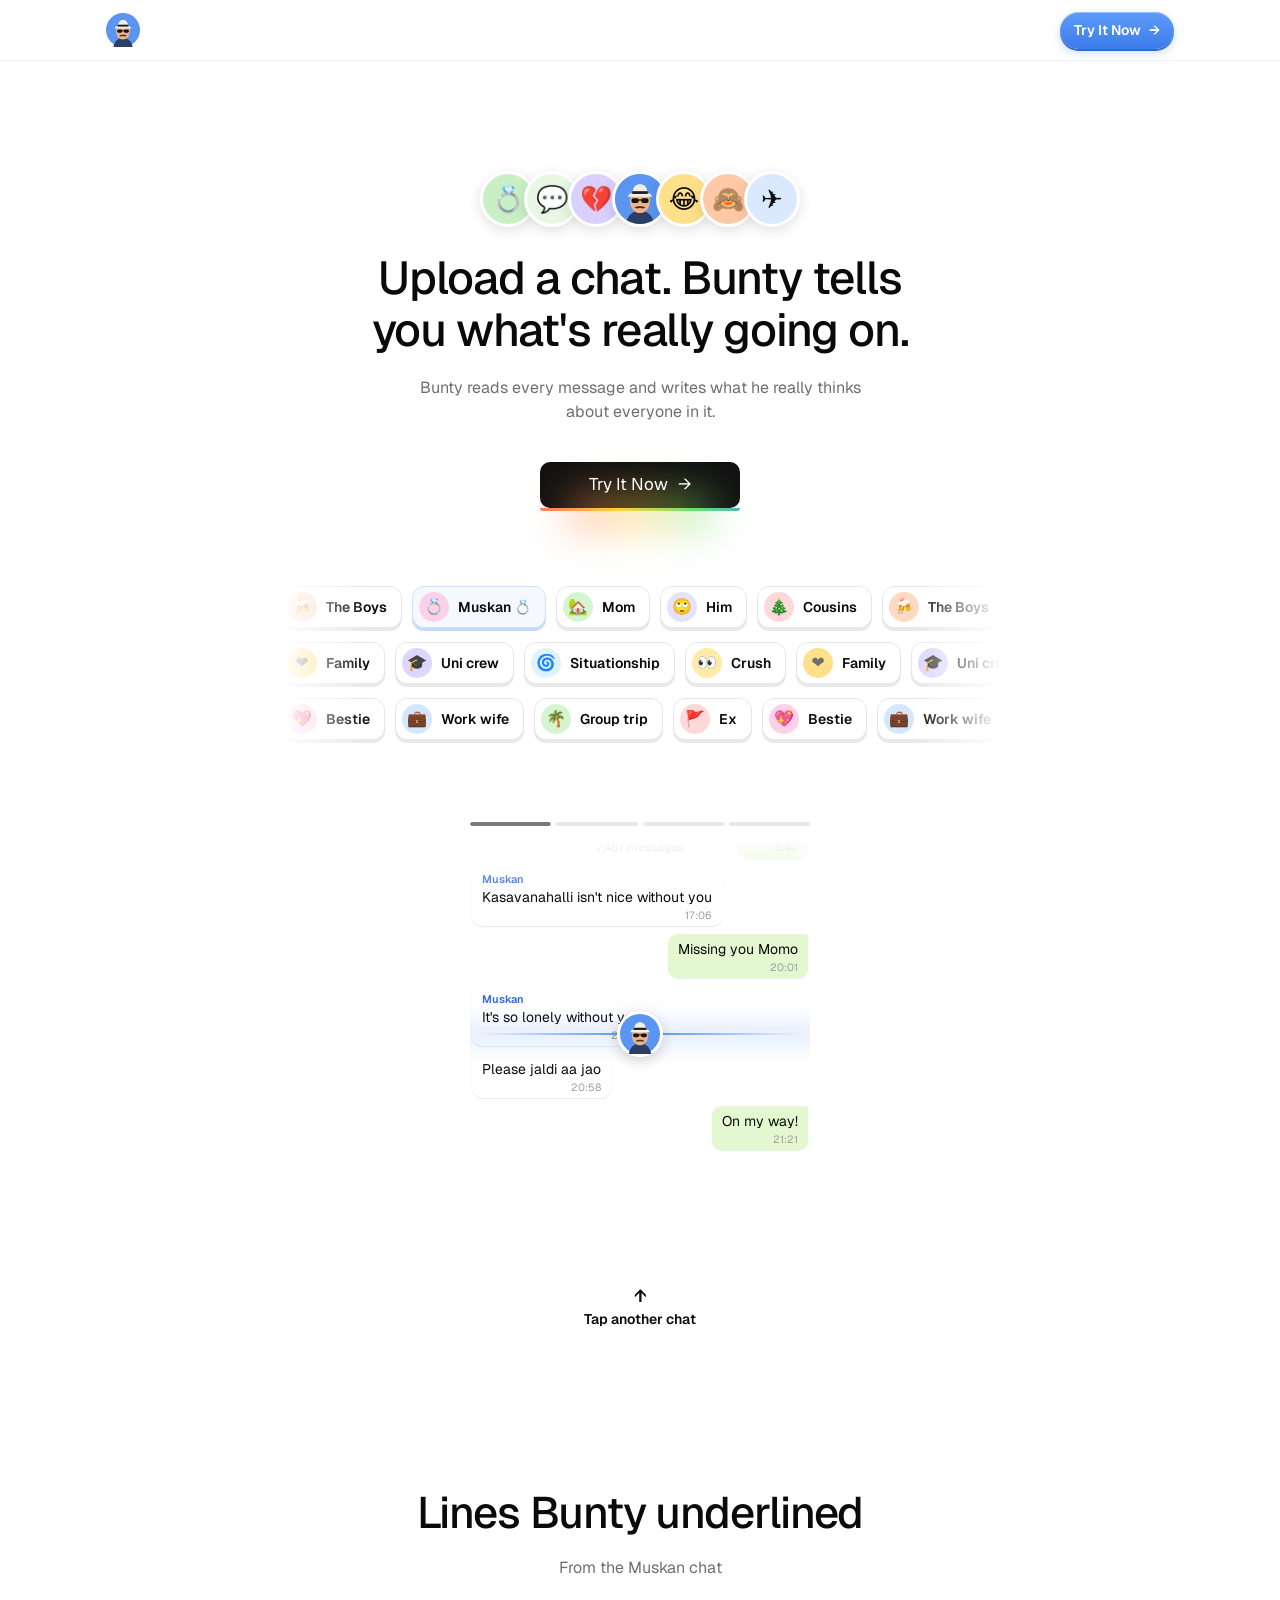
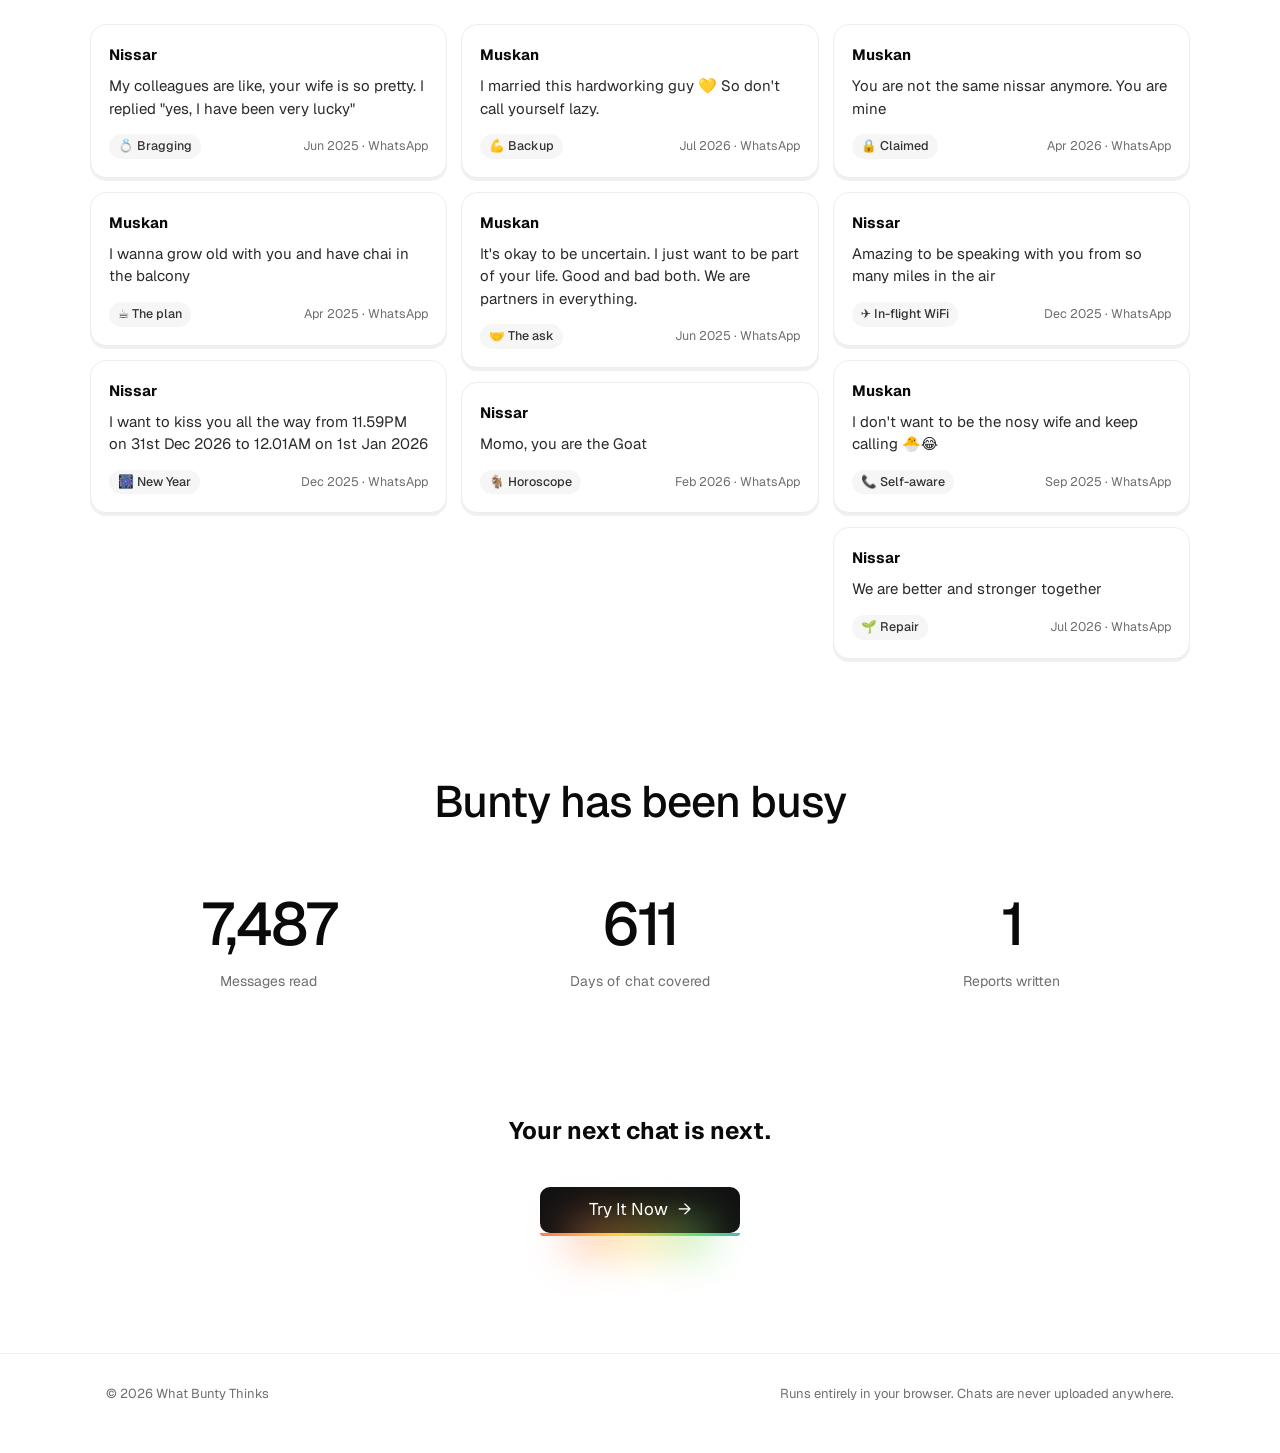
<file: docs/index.html>
<!doctype html>
<html lang="en">
<head>
<meta charset="utf-8">
<meta name="viewport" content="width=device-width, initial-scale=1">
<meta name="robots" content="noindex, nofollow">
<title>What Bunty Thinks</title>
<link rel="preconnect" href="https://fonts.googleapis.com">
<link rel="preconnect" href="https://fonts.gstatic.com" crossorigin>
<link href="https://fonts.googleapis.com/css2?family=EB+Garamond:wght@400;500&family=Geist:wght@400;500;600&display=swap" rel="stylesheet">
<style>:root {
  --bg: #fff; --ink: #0a0a0a; --muted: #6f6f6f; --faint: #a3a3a3; --line: #ececec; --soft: #f6f6f6;
  --blue: #4a8cf5; --blue-d: #2f6bd6; --bubble-me: #e3f8d0; --bubble-them: #fff; --name: #2f6bd6;
  --serif: 'EB Garamond', Georgia, serif; --sans: 'Geist', ui-sans-serif, system-ui, -apple-system, sans-serif;
  color-scheme: light;
}
* { box-sizing: border-box; margin: 0; padding: 0; }
html { scroll-behavior: smooth; }
body { background: var(--bg); color: var(--ink); font: 16px/1.5 var(--sans); -webkit-font-smoothing: antialiased; overflow-x: hidden; }
button { font: inherit; cursor: pointer; border: 0; background: none; color: inherit; }
a { color: inherit; text-decoration: none; }
.wrap { max-width: 1100px; margin: 0 auto; padding: 0 16px; }

/* Nav */
.nav { position: sticky; top: 0; z-index: 40; background: rgba(255,255,255,.92); backdrop-filter: blur(10px); border-bottom: 1px solid #f1f1f1; }
.nav .wrap { display: flex; align-items: center; justify-content: space-between; height: 60px; }
.logo { width: 34px; height: 34px; border-radius: 50%; display: block; }
.pill { display: inline-flex; align-items: center; gap: 8px; padding: 8px 14px; border-radius: 999px; color: #fff; font-weight: 600; font-size: 14px;
  background: linear-gradient(#5d9bfa, #3d7ce9); box-shadow: inset 0 1px 0 rgba(255,255,255,.35), 0 2px 0 var(--blue-d), 0 4px 10px rgba(61,124,233,.25); transition: transform .12s; }
.pill:active { transform: translateY(1px); box-shadow: inset 0 1px 0 rgba(255,255,255,.35), 0 1px 0 var(--blue-d); }

/* Hero */
.hero { text-align: center; padding: 110px 16px 40px; }
.cluster { display: flex; justify-content: center; margin-bottom: 26px; }
.cluster span { width: 56px; height: 56px; border-radius: 50%; margin: 0 -6px; display: grid; place-items: center; font-size: 26px;
  border: 3px solid #fff; box-shadow: 0 4px 14px rgba(0,0,0,.12); animation: bob 4s ease-in-out infinite; }
.cluster span:nth-child(2n) { animation-delay: -2s; }
.cluster svg { width: 100%; height: 100%; border-radius: 50%; }
@keyframes bob { 50% { transform: translateY(-4px); } }
h1.hl { font-size: clamp(32px, 5.4vw, 46px); font-weight: 500; letter-spacing: -.025em; line-height: 1.12; max-width: 560px; margin: 0 auto; }
.sub { color: var(--muted); max-width: 470px; margin: 20px auto 0; font-size: 16px; }
.cta { position: relative; display: inline-flex; align-items: center; justify-content: center; gap: 10px; width: 200px; height: 46px; margin-top: 38px;
  background: #111; color: #fff; border-radius: 10px; font-size: 17px; isolation: isolate; transition: transform .15s; }
.cta::after { content: ''; position: absolute; left: 0; right: 0; bottom: -3px; height: 3px; border-radius: 0 0 10px 10px; z-index: -1;
  background: linear-gradient(90deg, #ff7a59, #ffd23f, #5ee07a, #4a8cf5, #b05cff, #ff7a59); background-size: 200% 100%; animation: slide 4s linear infinite; }
.cta::before { content: ''; position: absolute; inset: 70% 14% -45%; z-index: -2; filter: blur(20px); opacity: .5;
  background: linear-gradient(90deg, #ff7a59, #ffd23f, #5ee07a, #4a8cf5, #b05cff); background-size: 200% 100%; animation: slide 4s linear infinite; }
.cta:hover { transform: translateY(-1px); }
@keyframes slide { to { background-position: 200% 0; } }

/* Chip marquees */
.rows { margin: 70px auto 0; max-width: 720px; display: grid; gap: 10px; padding: 8px 0;
  -webkit-mask: linear-gradient(90deg, transparent, #000 12%, #000 88%, transparent); mask: linear-gradient(90deg, transparent, #000 12%, #000 88%, transparent); }
.row { display: flex; gap: 10px; width: max-content; animation: marq 46s linear infinite; padding-bottom: 4px; }
.row.rev { animation-direction: reverse; animation-duration: 52s; }
.row:nth-child(3) { animation-duration: 58s; }
.rows:hover .row { animation-play-state: paused; }
@keyframes marq { to { transform: translateX(-50%); } }
.chip { display: inline-flex; align-items: center; gap: 9px; height: 42px; padding: 0 14px 0 6px; border-radius: 12px; background: #fff; white-space: nowrap;
  border: 1px solid #e7e7e7; box-shadow: 0 3px 0 #e9e9e9; font-size: 14px; font-weight: 600; transition: transform .12s, box-shadow .12s; }
.chip:hover { transform: translateY(-1px); box-shadow: 0 4px 0 #e2e2e2; }
.chip.on { border-color: #cfe0fd; box-shadow: 0 3px 0 #c5d9fb; background: #f5f9ff; }
.chip i { width: 30px; height: 30px; border-radius: 50%; display: grid; place-items: center; font-style: normal; font-size: 16px; }
.chip.add i { background: var(--soft); color: var(--muted); }

/* Demo story */
.stage { width: min(340px, 100%); margin: 70px auto 0; text-align: left; }
.stage .stats > div { text-align: center; }
.bars { display: grid; grid-template-columns: repeat(4, 1fr); gap: 5px; margin-bottom: 14px; }
.bars span { height: 4px; border-radius: 4px; background: #e8e8e8; overflow: hidden; }
.bars b { display: block; height: 100%; width: 0; background: #7a7a7a; border-radius: 4px; }
.screen { position: relative; height: 420px; cursor: pointer; }
.panel { position: absolute; inset: 0; opacity: 0; transform: translateY(8px); transition: opacity .45s, transform .45s; pointer-events: none; }
.panel.on { opacity: 1; transform: none; pointer-events: auto; }
.card { background: #fff; border: 1px solid #ededed; border-radius: 14px; box-shadow: 0 1px 2px rgba(0,0,0,.03), 0 8px 24px rgba(0,0,0,.04); }
.scan { overflow: hidden; -webkit-mask: linear-gradient(transparent, #000 12%, #000 88%, transparent); mask: linear-gradient(transparent, #000 12%, #000 88%, transparent); }
.scan .feed { display: flex; flex-direction: column; gap: 8px; padding: 30px 2px; transition: transform 5.2s linear; }
.scanner { position: absolute; left: -12px; right: -12px; top: 46%; height: 2px; background: linear-gradient(90deg, transparent, var(--blue), transparent);
  box-shadow: 0 0 24px 6px rgba(74,140,245,.25); }
.scanner .logo { position: absolute; left: 50%; top: 50%; width: 46px; height: 46px; transform: translate(-50%, -50%); border: 3px solid #fff; box-shadow: 0 4px 14px rgba(0,0,0,.18); }
.count { position: absolute; top: -2px; left: 0; right: 0; text-align: center; font-size: 12px; color: var(--faint); }

/* Bubbles */
.b { max-width: 82%; padding: 6px 10px 4px; border-radius: 10px; font-size: 14px; line-height: 1.35; box-shadow: 0 1px 1.5px rgba(0,0,0,.09); word-wrap: break-word; }
.b.them { align-self: flex-start; background: var(--bubble-them); border-top-left-radius: 3px; }
.b.me { align-self: flex-end; background: var(--bubble-me); border-top-right-radius: 3px; }
.b small { display: block; font-size: 11px; color: var(--name); font-weight: 600; margin-bottom: 1px; }
.b time { display: block; text-align: right; font-size: 10.5px; color: #9aa09a; margin-top: 1px; }
.thread { display: flex; flex-direction: column; gap: 6px; padding: 16px; border-radius: 14px; margin: 18px 0;
  background: #efeae2 radial-gradient(rgba(0,0,0,.035) 1px, transparent 1px) 0 0 / 14px 14px; }

/* Stats grid (demo + report) */
.stats { display: grid; grid-template-columns: 1fr 1fr; gap: 1px; background: var(--line); border-radius: 14px; overflow: hidden; border: 1px solid var(--line); }
.stats > div { background: #fff; padding: 12px 14px; min-height: 70px; }
.stats .w { grid-column: span 2; }
.stats label { display: block; font-size: 11.5px; color: var(--muted); }
.stats strong { font-size: 22px; font-weight: 600; letter-spacing: -.02em; }
.split { display: flex; justify-content: space-between; gap: 10px; font-size: 13px; margin-top: 4px; }
.split strong { font-size: 18px; }
.meter { display: flex; height: 8px; border-radius: 8px; overflow: hidden; margin-top: 8px; background: var(--soft); }
.meter i { background: #6aa4ff; } .meter i + i { background: #94e07a; }
.emo { font-size: 22px; letter-spacing: 4px; }

/* Outline panel */
.outline { padding: 18px 16px; height: 100%; overflow: hidden; }
.outline h3 { font: 400 26px/1.15 var(--serif); letter-spacing: -.01em; }
.by { display: flex; align-items: center; gap: 8px; font-size: 12px; color: var(--muted); margin: 10px 0 18px; }
.by .logo { width: 20px; height: 20px; }
.outline h4 { font-size: 14px; font-weight: 600; margin: 14px 0 8px; }
.sk { height: 7px; border-radius: 6px; background: #ececec; margin: 6px 0; }
.verdict-mini { padding: 20px 18px; height: 100%; display: flex; flex-direction: column; }
.verdict-mini p { font: 400 19px/1.45 var(--serif); margin: 14px 0 18px; overflow: hidden; display: -webkit-box; -webkit-line-clamp: 10; -webkit-box-orient: vertical; }
.verdict-mini .read { margin-top: auto; }
.read { align-self: stretch; text-align: center; padding: 12px; border-radius: 10px; background: #111; color: #fff; font-weight: 500; }
.tapnote { text-align: center; margin: 22px 0 0; font-size: 14px; font-weight: 600; } .tapnote span { display: block; font-size: 18px; }

/* Sections */
.sec { padding: 110px 0 0; }
.sec h2 { text-align: center; font-size: clamp(30px, 5vw, 44px); font-weight: 500; letter-spacing: -.025em; }
.sec .lede { text-align: center; color: var(--muted); margin-top: 10px; }
.quotes { columns: 3 300px; column-gap: 14px; margin-top: 44px; }
.q { break-inside: avoid; margin-bottom: 14px; padding: 18px; border-radius: 16px; border: 1px solid #ededed; background: #fff; box-shadow: 0 3px 0 #f0f0f0; }
.q b { font-size: 15px; } .q p { margin: 8px 0 14px; font-size: 15px; color: #2a2a2a; }
.q footer { display: flex; justify-content: space-between; align-items: center; font-size: 12.5px; color: var(--muted); }
.tag { padding: 3px 9px; border-radius: 999px; background: var(--soft); color: #333; font-weight: 500; }
.counters { display: grid; grid-template-columns: repeat(3, 1fr); gap: 14px; margin-top: 44px; text-align: center; }
.counters strong { display: block; font-size: clamp(36px, 7vw, 60px); font-weight: 500; letter-spacing: -.04em; }
.counters span { color: var(--muted); font-size: 14px; }
.final { text-align: center; padding: 120px 16px 60px; }
.foot { border-top: 1px solid #f0f0f0; margin-top: 60px; padding: 30px 0 50px; color: var(--muted); font-size: 13px; }
.foot .wrap { display: flex; justify-content: space-between; gap: 14px; flex-wrap: wrap; }

/* Report view */
.report { display: none; }
body.reading .home { display: none; } body.reading .report { display: block; }
.art { max-width: 680px; margin: 0 auto; padding: 50px 16px 40px; }
.art .kicker { display: flex; flex-wrap: wrap; align-items: center; gap: 8px; font-size: 13px; color: var(--muted); }
.art h1 { font: 400 clamp(34px, 6vw, 50px)/1.08 var(--serif); letter-spacing: -.015em; margin: 14px 0 0; }
.art .by { margin: 18px 0 26px; font-size: 14px; } .art .by .logo { width: 28px; height: 28px; }
.art .intro { font: 400 21px/1.5 var(--serif); color: #222; margin-bottom: 30px; }
.art h2 { font-size: 22px; font-weight: 600; letter-spacing: -.015em; margin: 56px 0 12px; }
.art h2 small { display: block; font-size: 12px; color: var(--faint); font-weight: 500; letter-spacing: .06em; text-transform: uppercase; margin-bottom: 6px; }
.art p { font-size: 17px; line-height: 1.68; color: #262626; margin: 12px 0; }
.big { display: grid; grid-template-columns: repeat(auto-fit, minmax(150px, 1fr)); gap: 10px; margin: 22px 0; }
.big div { padding: 14px; border-radius: 14px; background: var(--soft); }
.big strong { display: block; font-size: 30px; font-weight: 600; letter-spacing: -.03em; } .big span { font-size: 13px; color: var(--muted); }
.chart { margin: 22px 0 6px; } .chart svg { width: 100%; height: auto; display: block; } .chart figcaption { font-size: 12px; color: var(--faint); margin-top: 6px; }
.awards { display: grid; grid-template-columns: repeat(auto-fit, minmax(200px, 1fr)); gap: 10px; margin-top: 16px; }
.award { padding: 16px; border-radius: 14px; border: 1px solid #ededed; box-shadow: 0 3px 0 #f0f0f0; }
.award .i { font-size: 26px; } .award b { display: block; margin-top: 6px; } .award em { font-style: normal; font-size: 13px; color: var(--blue-d); font-weight: 600; }
.award p { font-size: 14px !important; line-height: 1.5 !important; color: var(--muted) !important; margin: 6px 0 0 !important; }
.verdict { margin-top: 56px; padding: 28px 24px; border-radius: 18px; background: #111; color: #f2f2f2; }
.verdict h2 { margin: 0 0 6px; color: #fff; } .verdict p { color: #dcdcdc; font: 400 19px/1.6 var(--serif); }
.back { display: inline-flex; align-items: center; gap: 6px; font-size: 14px; font-weight: 600; padding: 8px 12px; border-radius: 999px; background: var(--soft); }

/* Upload modal */
.modal { position: fixed; inset: 0; z-index: 60; display: none; place-items: center; padding: 16px; background: rgba(10,10,10,.35); backdrop-filter: blur(4px); }
.modal.open { display: grid; }
.sheet { width: min(460px, 100%); max-height: calc(100vh - 32px); overflow: auto; background: #fff; border-radius: 20px; padding: 26px 22px; box-shadow: 0 30px 80px rgba(0,0,0,.25); }
.sheet h3 { font-size: 22px; font-weight: 600; letter-spacing: -.02em; } .sheet .muted { color: var(--muted); font-size: 14px; margin-top: 4px; }
.steps { margin: 18px 0; padding-left: 20px; font-size: 14px; color: #333; } .steps li { margin: 6px 0; }
.drop { display: grid; place-items: center; text-align: center; gap: 6px; padding: 28px 16px; border: 2px dashed #d9d9d9; border-radius: 14px; color: var(--muted); font-size: 14px; transition: background .15s, border-color .15s; }
.drop.over { background: #f5f9ff; border-color: var(--blue); }
.drop strong { color: var(--ink); font-size: 15px; }
.field { display: grid; gap: 6px; margin-top: 14px; font-size: 13px; color: var(--muted); }
.field input, .field select { font: inherit; font-size: 15px; color: var(--ink); padding: 10px 12px; border: 1px solid #e3e3e3; border-radius: 10px; background: #fff; }
.row2 { display: grid; grid-template-columns: 1fr 1fr; gap: 10px; }
.go { width: 100%; margin-top: 18px; height: 46px; border-radius: 10px; background: #111; color: #fff; font-size: 16px; }
.go:disabled { opacity: .35; cursor: default; }
.close { float: right; width: 32px; height: 32px; border-radius: 50%; background: var(--soft); font-size: 18px; line-height: 1; }
.err { color: #c62828; font-size: 13px; margin-top: 10px; }
.reading-anim { text-align: center; padding: 30px 0 10px; } .reading-anim .logo { width: 64px; height: 64px; margin: 0 auto 14px; animation: bob 1.4s ease-in-out infinite; }
.priv { display: flex; gap: 8px; align-items: flex-start; font-size: 12.5px; color: var(--muted); margin-top: 14px; }

@media (max-width: 640px) {
  .hero { padding-top: 70px; } .counters { grid-template-columns: 1fr; } .row2 { grid-template-columns: 1fr; }
  .cluster span { width: 46px; height: 46px; font-size: 21px; margin: 0 -7px; }
}
@media (prefers-reduced-motion: reduce) { .row, .cta::before, .cta::after, .cluster span { animation: none; } }
</style>
</head>
<body>
<nav class="nav"><div class="wrap">
  <a href="#/" aria-label="Home"><span class="logo av"></span></a>
  <button class="pill" data-try>Try It Now <span aria-hidden="true">→</span></button>
</div></nav>

<main class="home">
  <section class="hero">
    <div class="cluster" aria-hidden="true">
      <span style="background:#c9f0c4">💍</span><span style="background:#e8f7e4">💬</span><span style="background:#d9d0ff">💔</span>
      <span class="av" style="background:#5b95f2"></span>
      <span style="background:#ffe08a">😂</span><span style="background:#ffc9a8">🙈</span><span style="background:#dbe9ff">✈️</span>
    </div>
    <h1 class="hl">Upload a chat. Bunty tells you what's really going on.</h1>
    <p class="sub">Bunty reads every message and writes what he really thinks about everyone in it.</p>
    <button class="cta" data-try>Try It Now <span aria-hidden="true">→</span></button>
    <div class="rows" id="rows"></div>

    <div class="stage" id="stage">
      <div class="bars"><span><b></b></span><span><b></b></span><span><b></b></span><span><b></b></span></div>
      <div class="screen" id="screen">
        <div class="panel scan"><div class="count" id="scanCount"></div><div class="feed" id="feed"></div>
          <div class="scanner"><span class="logo av"></span></div></div>
        <div class="panel" id="pStats"></div>
        <div class="panel" id="pOutline"></div>
        <div class="panel" id="pVerdict"></div>
      </div>
      <p class="tapnote"><span>↑</span>Tap another chat</p>
    </div>
  </section>

  <section class="sec wrap">
    <h2>Lines Bunty underlined</h2>
    <p class="lede" id="quotesFor"></p>
    <div class="quotes" id="quotes"></div>
  </section>

  <section class="sec wrap">
    <h2>Bunty has been busy</h2>
    <div class="counters">
      <div><strong id="cMsgs">0</strong><span>Messages read</span></div>
      <div><strong id="cDays">0</strong><span>Days of chat covered</span></div>
      <div><strong id="cReps">0</strong><span>Reports written</span></div>
    </div>
  </section>

  <section class="final">
    <h2 class="hl">Your next chat is next.</h2>
    <button class="cta" data-try>Try It Now <span aria-hidden="true">→</span></button>
  </section>
</main>

<main class="report"><article class="art" id="art"></article></main>

<footer class="foot"><div class="wrap">
  <span>© 2026 What Bunty Thinks</span>
  <span>Runs entirely in your browser. Chats are never uploaded anywhere.</span>
</div></footer>

<div class="modal" id="modal" role="dialog" aria-modal="true" aria-labelledby="mTitle">
  <div class="sheet">
    <button class="close" id="x" aria-label="Close">×</button>
    <div id="form">
      <h3 id="mTitle">Give Bunty a chat</h3>
      <p class="muted">Export it from WhatsApp, then drop it here.</p>
      <ol class="steps">
        <li>Open the chat in WhatsApp, tap the name at the top</li>
        <li>Choose <b>Export Chat</b> → <b>Without Media</b></li>
        <li>Save the .zip (or the _chat.txt inside it)</li>
      </ol>
      <label class="drop" id="drop">
        <strong>Drop the .zip or .txt here</strong><span>or click to choose a file</span><span id="fileName" style="color:var(--blue-d)"></span>
        <input type="file" id="file" accept=".zip,.txt,text/plain,application/zip" hidden>
      </label>
      <div id="who" hidden>
        <div class="row2">
          <label class="field">Chat name<input id="label" maxlength="40"></label>
          <label class="field">They are your…<select id="tag"><option>Partner</option><option>Friend</option><option>Family</option><option>Group</option><option>Crush</option><option>Ex</option><option>Coworker</option></select></label>
        </div>
        <label class="field">Which one is you?<select id="me"></select></label>
      </div>
      <p class="err" id="err" role="alert"></p>
      <button class="go" id="gen" disabled>Ask Bunty →</button>
      <p class="priv">🔒 Your chat is read on this device only. Reports are saved in this browser so you can reopen them.</p>
    </div>
    <div class="reading-anim" id="reading" hidden><span class="logo av"></span><b id="readingCount"></b><p class="muted">Bunty is reading between the lines.</p></div>
  </div>
</div>

<script>window.PRELOADED = [{"id":"muskan","label":"Muskan","emoji":"💍","tag":"Wife","app":"WhatsApp","me":"Nissar Behera","names":{"Nissar Behera":"Nissar","Muskan":"Muskan"},"title":"320 Calls, 108 Momiyos and a Chai on the Balcony","intro":"I read all 7,487 messages between Nissar and Muskan, from 21 February 2025 to 24 October 2026. Take out the OTPs, the Swiggy vouchers and the 1,092 photos, and what remains is two people trying to build a life in Bangalore while their jobs do their best to stop them. Here is what I think.","preview":[["Muskan","Sorry, I don't want to trouble you with my never ending rant","15:39"],["Nissar","Who would you","15:39"],["Nissar","I am your all","15:39"],["Nissar","You are my all","15:39"],["Nissar","♥️","15:40"],["Muskan","I wanna grow old with you and have chai in the balcony","15:40"],["Nissar","Green fardee","15:40"],["Nissar","*garden","15:40"],["Muskan","Kasavanahalli isn't nice without you","17:06"],["Nissar","Missing you Momo","20:01"],["Muskan","It's so lonely without you","20:58"],["Muskan","Please jaldi aa jao","20:58"],["Nissar","On my way!","21:21"]],"chapters":[{"h":"Who texts first, and who pretends not to care","blocks":[{"p":"Muskan starts 63% of your conversations. When Nissar texts, she replies in a median of 40 seconds. He takes about three minutes, which sounds fine until you see where those minutes go."},{"big":[["320","calls Muskan placed"],["264","show up as missed"],["16","\"In a meeting, will call you back\""]]},{"p":"Each of you has a reflex. His is that auto-reply. Hers is \"Kab tak aaoge?\" (when are you coming home?), sent 14 times, along with a dozen versions of \"call me when you're free\": \"Free hokr call karna\", \"Call na\", \"Call krun?\"."},{"p":"This isn't a one-sided chat, though. Nissar doesn't write paragraphs. He writes names: \"Momiyo\" 108 times, \"Momo\" 61, \"Boo\" 51, and then Bobo, Moumou, Chottu, Potto rani, Crayyo and Sundrooo. Sometimes he sends her name three times in a row, like he's knocking on a door:"},{"chat":[["Nissar","Momiyo","12:34"],["Nissar","Momiyo","12:34"],["Nissar","Momiyo","12:34"],["Muskan","Call krun!?","12:34"]]},{"p":"He has also sent 539 stickers to her 36. His love language is attention in tiny packets. Hers is words: she has said \"I love you\" 34 times to his 15, and \"missing you\" 20 times to his 5. Neither of you is cold. You pay in different currencies, and sometimes each of you checks the balance in the wrong one."}]},{"h":"The weekend he was at sea","blocks":[{"p":"Your busiest day ever was 6 April 2025, with 115 messages. Nissar was on a work cruise between Goa and Mumbai with almost no network. Muskan was alone in Bangalore, with Ram Navami loudspeakers outside and a job she hated."},{"chat":[["Muskan","Neend nhi aati akele","00:41"],["Muskan","Need you","00:42"],["Nissar","Moon is looking so pretty","00:46"],["Nissar","But not many stars","00:46"],["Nissar","I played in casino","00:46"],["Nissar","Lost 2.5K","00:46"],["Nissar","🥹","00:46"]]},{"p":"The next afternoon:"},{"chat":[["Muskan","Sorry, I don't want to trouble you with my never ending rant","15:39"],["Nissar","Who would you","15:39"],["Nissar","I am your all","15:39"],["Nissar","You are my all","15:39"],["Muskan","I wanna grow old with you and have chai in the balcony","15:40"],["Nissar","Green fardee","15:40"],["Nissar","*garden","15:40"]]},{"p":"Those few lines hold the whole relationship. She apologises for needing him. He tells her that needing him is the point. She describes the future, and his keyboard turns it into a garden. Keep that screenshot."}]},{"h":"The job that ate 2025","blocks":[{"p":"If this chat has a villain, it isn't either of you. It's Muskan's job. It turns up in April (\"I can't live this miserable life… I am so sorry to let you down\"), again in May (\"Please help kr do and job se bahr nikal wa do. I will be forever in your debt\"), and again in July:"},{"chat":[["Muskan","Should I consider a therapist?","08:54"],["Muskan","I don't want to burden you with my negativity","08:55"],["Nissar","Action would negate negativity","08:57"],["Muskan","Yes, but kya action lun. Direction hi nhi hai.","08:57"],["Nissar","Mujhe bhi nhi pata","09:54"],["Nissar","Step by steps lena padega","09:54"],["Muskan","Hmm. Health se shuru krein?","10:14"]]},{"p":"\"Mujhe bhi nhi pata\" (I don't know either) isn't a failure. It's one of the most honest lines he sends all year, because he was in his own fog at the time. In June 2025 he finally said so:"},{"chat":[["Nissar","I am somewhat panicking and I don't want to show this","15:14"],["Nissar","I don't want to make you anxious as well","15:15"],["Nissar","Hence have been in mental limbo","15:15"],["Muskan","It's okay to be uncertain. I just want to be part of your life.","15:21"],["Muskan","Good and bad both. We are partners in everything.","15:22"]]},{"p":"Remember that line from Muskan. It comes back later, in a much worse mood."},{"p":"This part of the story ends well. On 2 February 2026 she writes \"Bol diya resign\" (I've resigned). Nissar: \"Congratulations Momiyo. To newer and greater heights.\" Muskan: \"I have to make it work.\" Nissar: \"We will.\" Two words, and the right pronoun."}]},{"h":"2026: his turn","blocks":[{"p":"In 2026 the roles swap. His Jakarta job ends (\"kabhi fire nhi hua, but it's ok\"), and Muskan, who spent 2025 asking to be rescued, becomes the one doing the rescuing:"},{"chat":[["Muskan","But this is the moment for you to reflect","18:04"],["Muskan","Ajaib hi aata to kya krte? What did you wanna do?? Abhi vo kro.","18:07"],["Nissar","yes Momiyo","18:10"]]},{"p":"The night before his new job starts:"},{"chat":[["Nissar","weird sa lg rha","23:58"],["Nissar","to start a job","23:58"],["Muskan","One day at a time","23:59"],["Muskan","You can always leave it","23:59"],["Muskan","Breathe in and out","23:59"],["Muskan","You are just exploring","23:59"]]},{"p":"A week later, unprompted: \"I married this hardworking guy 💛 So don't call yourself lazy.\" Nissar, that is your wife's character reference. Frame it."}]},{"h":"The fight you keep having","blocks":[{"p":"You don't fight often. When you do, it's the same fight in different clothes. In November 2025 it was a phone number saved in Jakarta: \"I trust you. Please share everything with me. I cannot live an insecure life.\" In June 2026 it was memory: \"You behave that i am mad and i forget everything.\" On your third anniversary it was this:"},{"chat":[["Muskan","3rd anniversary felt like 30th","01:02"],["Nissar","We will have for real once we meet","01:02"],["Muskan","It's not about that. Tumne to mujhe theek se baat bhi nhi ki","01:03"],["Nissar","Muskan itna kaam chala h","01:03"],["Nissar","Already frustrated hoon","01:03"],["Muskan","All I want to say, I don't feel like part of your life. You don't share stuff.","01:10"],["Nissar","You are all I have","01:11"],["Nissar","I am sorry aaj I couldn't make it anything special","01:11"]]},{"p":"Muskan isn't asking for more attention. She's asking to be let in. \"Partners in everything\" was her line in June 2025. When Nissar is stressed, he goes quiet to keep her out of the mess (\"I don't want to make you anxious as well\"). To him that is care. To her it looks like a locked door. Nissar, when you're drowning, say so out loud, even badly. Two lines like \"investor cancelled, I'm fried, love you\" would have saved that anniversary."},{"p":"Muskan, you apologise for existing far more than you need to. \"Sorry I keep troubling you.\" \"Sorry I bring negativity in your life.\" \"Bear my crazy. Please.\" You have said sorry 20 times and he has said it 18. That is the most balanced number in this whole chat, so stop acting like you owe him."}]},{"h":"Who used ChatGPT to say sorry","blocks":[{"p":"A lighter one. On 5 May 2025, after a scene at a restaurant, Muskan sent a beautifully composed apology, em dashes and all. A few seconds later she added: \"chatGPT ne likha\" (ChatGPT wrote it). Respect for the honesty."},{"p":"Nine months later, Nissar sent an apology so polished that she checked:"},{"chat":[["Nissar","You are definitely on the right path, please don't worry or fret, I misspoke.","09:46"],["Nissar","I want us to build together.","09:46"],["Nissar","The life and freedom we desire and deserve","09:46"],["Muskan","Thank you baby","09:54"],["Muskan","I am sorry I reacted so emotionally","09:54"],["Muskan","Chatgpt hai na ye?","11:10"],["Nissar","Lol no","11:11"]]},{"p":"I believe him. Mostly."}]},{"h":"The question she keeps asking","blocks":[{"p":"Muskan has brought up children five times in 18 months, each time in a different mood. May 2025: \"how do we decide to have a child. War. Diseases. Uncertainty.\" November 2025: \"Let's have kids. FOMO hoga i think.\" December 2025: \"I think it is important to have children. But fir dar lagta hai, world is sooo cruel.\" April 2026: a veg-or-non-veg question about a hypothetical kid. September 2026: \"Let's have children 🥺😶‍🌫️🫠\"."},{"p":"Nissar's replies on record are \"Ooo\", \"Ok bobo\" and silence. I'm not saying the answer is yes or no. I'm saying this one needs a sofa, not WhatsApp, and it has been waiting in the hallway for a year and a half."}]},{"h":"When you two actually talk","blocks":[{"chart":"months"},{"p":"Your chat gets loudest when Nissar is away: April 2025 (the cruise and Hyderabad), December 2025 (Jakarta), May 2026. You text most when you're apart, which is how it should be. Your longest silence lasted 3.7 days, from 25 to 29 July 2026, and it started right after Muskan came home from three weeks away. That isn't silence. That's being in the same room."},{"chart":"hours"},{"p":"Your hour is 3 PM, the post-lunch slump when Muskan asks \"How is it going?\" and Nissar answers \"Calls\"."}]}],"awards":[{"icon":"📞","title":"Most likely to call","who":"Muskan","why":"320 calls placed, 264 of them logged as missed. She still worries about being \"the nosy wife\"."},{"icon":"🏷️","title":"Nickname factory","who":"Nissar","why":"Momiyo ×108, Momo ×61, Boo ×51, plus Bobo, Moumou, Chottu, Potto rani, Crayyo and Sundrooo."},{"icon":"🧩","title":"Sticker king","who":"Nissar","why":"539 stickers to her 36. Some are custom Momo stickers he made himself."},{"icon":"🏠","title":"Minister of Logistics","who":"Muskan","why":"\"Kab tak aaoge?\", \"Dinner?\", and the pre-trip shutdown list: purifier off, gas off, windows closed, main door locked."},{"icon":"✈️","title":"Frequent flyer","who":"Nissar","why":"\"Landed\", \"Taking off\" or \"Boarded\" 24 times: Jakarta, Singapore, Delhi, and Goa by sea."},{"icon":"🔐","title":"OTP courier","who":"Muskan","why":"He asks \"Otp dedo\" about ten times. Once she demanded a code word. He said \"Pineapple\"."},{"icon":"🤝","title":"Sorry parity","who":"Both","why":"20 sorries from her, 18 from him. The most balanced stat in the chat."},{"icon":"😶‍🌫️","title":"Mood in one emoji","who":"Muskan","why":"😶‍🌫️, 15 times, all hers. It means \"I'm fine\". It never means \"I'm fine\"."}],"quotes":[{"who":"Nissar","x":"My colleagues are like, your wife is so pretty. I replied \"yes, I have been very lucky\"","date":"Jun 2025","tag":"💍 Bragging"},{"who":"Muskan","x":"I wanna grow old with you and have chai in the balcony","date":"Apr 2025","tag":"☕ The plan"},{"who":"Nissar","x":"I want to kiss you all the way from 11.59PM on 31st Dec 2026 to 12.01AM on 1st Jan 2026","date":"Dec 2025","tag":"🎆 New Year"},{"who":"Muskan","x":"I married this hardworking guy 💛 So don't call yourself lazy.","date":"Jul 2026","tag":"💪 Backup"},{"who":"Muskan","x":"It's okay to be uncertain. I just want to be part of your life. Good and bad both. We are partners in everything.","date":"Jun 2025","tag":"🤝 The ask"},{"who":"Nissar","x":"Momo, you are the Goat","date":"Feb 2026","tag":"🐐 Horoscope"},{"who":"Muskan","x":"You are not the same nissar anymore. You are mine","date":"Apr 2026","tag":"🔒 Claimed"},{"who":"Nissar","x":"Amazing to be speaking with you from so many miles in the air","date":"Dec 2025","tag":"✈️ In-flight WiFi"},{"who":"Muskan","x":"I don't want to be the nosy wife and keep calling 🐣😂","date":"Sep 2025","tag":"📞 Self-aware"},{"who":"Nissar","x":"We are better and stronger together","date":"Jul 2026","tag":"🌱 Repair"}],"verdict":{"h":"Verdict","p":["Here is what I think. You two are not running out of love. It shows up everywhere: in 108 Momiyos, in \"Tracking you\" answered with \"StalkMomo\", in a kiss timed from 11:59 to 12:01, in him telling his colleagues he has been very lucky. What you're running out of is bandwidth. Two career resets in two years, a city that loses your evenings to traffic, and a gut that keeps staging coups (her \"Jhada\" bulletins deserve their own genre).","The pattern to break is this: Nissar goes quiet to protect her, Muskan reads the quiet as being shut out, and then she apologises for asking. The fix is that he says what's going on, even clumsily, and she asks without the sorry.","The last line in this export is Muskan's: \"This is over between us! Take care.\" It came an hour after a 45-second call and two days after a grocery list that ended \"Maga dijiye\". I can't hear tone in text, and on WhatsApp neither can you. Whatever it was, this chat has one remedy that has worked every single time, and she has typed some version of it 14 times: Ghar aa jao. Go home."]},"stats":{"total":7487,"perDay":12,"spanDays":611,"activeDays":538,"from":"2025-02-21","to":"2026-10-24","people":[{"name":"Muskan","n":4001,"share":53,"first":63,"reply":"40 sec","replySec":40,"night":168,"words":16037,"emoji":["😂","😘","😶‍🌫️","🙄","🥺","💛"],"stickers":36,"photos":643,"voice":7,"callsPlaced":320,"callsMissed":264,"love":34,"sorry":20,"miss":20,"signature":[]},{"name":"Nissar Behera","n":3486,"share":47,"first":37,"reply":"3 min","replySec":183,"night":190,"words":9626,"emoji":["❤️","♥️","😶","☺️","💩","🙂"],"stickers":539,"photos":449,"voice":4,"callsPlaced":35,"callsMissed":0,"love":15,"sorry":18,"miss":5,"signature":[]}],"afterMidnight":5,"busiestHour":15,"hours":[253,84,5,6,10,8,34,83,288,411,337,442,539,391,481,694,563,434,570,464,357,362,340,331],"months":[["2025-02",49],["2025-03",277],["2025-04",705],["2025-05",224],["2025-06",237],["2025-07",405],["2025-08",389],["2025-09",248],["2025-10",307],["2025-11",499],["2025-12",614],["2026-01",246],["2026-02",387],["2026-03",462],["2026-04",470],["2026-05",527],["2026-06",332],["2026-07",433],["2026-08",189],["2026-09",340],["2026-10",147]],"busiestDay":{"day":"2025-04-06","n":115},"voice":11,"topEmoji":["😂","😘","❤️"],"silence":{"days":3.7,"from":"2026-07-25","to":"2026-07-29","resumedBy":"Nissar Behera"}}}];</script>
<script>/* Chat analyzer: parses WhatsApp exports (iOS + Android) and computes report stats.
   Runs in the browser (window.Analyzer) and in Node (module.exports). */
(function (root) {
  const IOS = /^\[(\d{1,2})[\/.\-](\d{1,2})[\/.\-](\d{2,4}),?\s+(\d{1,2}):(\d{2})(?::(\d{2}))?\s*([AaPp]\.?\s?[Mm]\.?)?\]\s(.+?):\s([\s\S]*)$/;
  const AND = /^(\d{1,2})[\/.\-](\d{1,2})[\/.\-](\d{2,4}),?\s+(\d{1,2}):(\d{2})(?::(\d{2}))?\s*([AaPp]\.?\s?[Mm]\.?)?\s[-–]\s(.+?):\s([\s\S]*)$/;
  // Whole emoji sequences (ZWJ joins, skin tones), so 😶‍🌫️ counts as one emoji, not two.
  const EMOJI = /\p{Extended_Pictographic}️?[\u{1F3FB}-\u{1F3FF}]?(?:‍\p{Extended_Pictographic}️?)*/gu;
  const emojiKey = e => {
    const k = e.replace(/️/g, '');
    if ([...k].length > 1) return e; // ZWJ sequences keep their own variation selectors
    return k.codePointAt(0) < 0x2800 ? k + '️' : k;
  };
  const STOP = new Set(('the a an i to you is it and of in me my for that this on be are was have do not no ok okay so what will with at but ' +
    'h hai ho ki ka ke ko se mai main bhi na ne kya ye yeh wo vo nhi nahi he hu hun ek kr kar rha rhi tha thi the ' +
    'just can how all your from like get got its it\'s are was were has had did does been being they them we our us ' +
    'omitted image sticker audio video document gif call voice missed click back https http www com').split(' '));

  function clean(s) { return s.replace(/[‎‏‪-‮⁦-⁩]/g, '').replace(/[  ]/g, ' '); }

  function parse(text) {
    const lines = clean(text).split(/\r?\n/);
    const raw = [];
    for (const line of lines) {
      const m = line.match(IOS) || line.match(AND);
      if (m) raw.push({ f: m.slice(1, 8), a: m[8].trim(), x: m[9] });
      else if (raw.length) raw[raw.length - 1].x += '\n' + line;
    }
    // Day/month order: if any first field > 12 it's D/M, if any second field > 12 it's M/D.
    let dmy = true;
    if (!raw.some(r => +r.f[0] > 12) && raw.some(r => +r.f[1] > 12)) dmy = false;
    return raw.map(r => {
      let [d, mo, y, h, mi, s, ap] = r.f;
      if (!dmy) [d, mo] = [mo, d];
      y = +y < 100 ? 2000 + +y : +y;
      h = +h;
      if (ap) { const pm = /p/i.test(ap); h = (h % 12) + (pm ? 12 : 0); }
      return { t: new Date(y, +mo - 1, +d, h, +mi, +(s || 0)).getTime(), a: r.a, x: r.x.trim() };
    }).filter(m => !isNaN(m.t) && !/end-to-end encrypted|created group|added you|changed the subject/i.test(m.x));
  }

  function kind(x) {
    if (/sticker omitted|STK-.*\.webp/i.test(x)) return 'sticker';
    if (/audio omitted|PTT-|\.opus|voice message/i.test(x)) return 'voice';
    if (/GIF omitted/i.test(x)) return 'gif';
    if (/video omitted|VID-.*\.mp4/i.test(x)) return 'video';
    if (/image omitted|IMG-.*\.(jpe?g|png)|<Media omitted>/i.test(x)) return 'image';
    if (/document omitted|\.pdf \(file attached\)/i.test(x)) return 'doc';
    if (/^Missed (voice|video|group) call/i.test(x)) return 'missed';
    if (/^(Voice|Video) call|^Group call/i.test(x)) return 'call';
    if (/This message was deleted|You deleted this message/i.test(x)) return 'deleted';
    return 'text';
  }

  function fmtDur(sec) {
    if (sec < 60) return Math.round(sec) + ' sec';
    if (sec < 3600) return Math.round(sec / 60) + ' min';
    const h = Math.floor(sec / 3600), m = Math.round((sec % 3600) / 60);
    return h + ' h ' + String(m).padStart(2, '0');
  }
  const median = a => { if (!a.length) return 0; const s = [...a].sort((p, q) => p - q); return s[Math.floor(s.length / 2)]; };
  const pct = (n, d) => d ? Math.round(100 * n / d) : 0;
  const top = (obj, n) => Object.entries(obj).sort((p, q) => q[1] - p[1]).slice(0, n);
  const ymd = t => { const d = new Date(t); return d.getFullYear() + '-' + String(d.getMonth() + 1).padStart(2, '0') + '-' + String(d.getDate()).padStart(2, '0'); };
  const ym = t => ymd(t).slice(0, 7);
  const count = (msgs, who, re) => msgs.filter(m => m.a === who && m.k === 'text' && re.test(m.x)).length;

  function analyze(msgs) {
    msgs.forEach(m => { m.k = kind(m.x); });
    const byWho = {};
    msgs.forEach(m => { byWho[m.a] = (byWho[m.a] || 0) + 1; });
    const people = top(byWho, 12).map(([a]) => a);
    const P = {};
    people.forEach(a => { P[a] = { n: byWho[a], first: 0, replies: [], night: 0, words: 0, emoji: {}, kinds: {}, vocab: {} }; });

    const GAP = 6 * 3600e3;
    let silence = { d: 0, from: 0, to: 0, resumedBy: '' };
    const hours = Array(24).fill(0), months = {}, days = {};
    msgs.forEach((m, i) => {
      const p = P[m.a]; if (!p) return;
      const prev = msgs[i - 1];
      if (!prev || m.t - prev.t >= GAP) p.first++;
      if (prev && prev.a !== m.a && m.t - prev.t < 12 * 3600e3 && m.t >= prev.t) p.replies.push((m.t - prev.t) / 1000);
      if (prev && m.t - prev.t > silence.d) silence = { d: m.t - prev.t, from: prev.t, to: m.t, resumedBy: m.a };
      const hr = new Date(m.t).getHours();
      hours[hr]++;
      if (hr < 5) p.night++;
      months[ym(m.t)] = (months[ym(m.t)] || 0) + 1;
      days[ymd(m.t)] = (days[ymd(m.t)] || 0) + 1;
      p.kinds[m.k] = (p.kinds[m.k] || 0) + 1;
      if (m.k === 'text') {
        p.words += m.x.split(/\s+/).length;
        (m.x.match(EMOJI) || []).map(emojiKey).forEach(e => { p.emoji[e] = (p.emoji[e] || 0) + 1; });
        if (!/https?:\/\//.test(m.x)) (m.x.toLowerCase().match(/[a-z][a-z']{2,}/g) || []).forEach(w => {
          if (!STOP.has(w)) p.vocab[w] = (p.vocab[w] || 0) + 1;
        });
      }
    });

    // Fill month gaps so charts read as a continuous timeline.
    const first = msgs[0].t, last = msgs[msgs.length - 1].t;
    const series = [];
    for (let d = new Date(new Date(first).getFullYear(), new Date(first).getMonth(), 1); d.getTime() <= last; d.setMonth(d.getMonth() + 1)) {
      const k = ym(d.getTime()); series.push([k, months[k] || 0]);
    }
    const spanDays = Math.max(1, Math.round((last - first) / 864e5));
    const allEmoji = {};
    people.forEach(a => Object.entries(P[a].emoji).forEach(([e, n]) => { allEmoji[e] = (allEmoji[e] || 0) + n; }));
    const firsts = people.reduce((s, a) => s + P[a].first, 0);
    const nights = people.reduce((s, a) => s + P[a].night, 0);
    const busiestHour = hours.indexOf(Math.max(...hours));
    const busiestDay = top(days, 1)[0];

    const per = people.map(a => {
      const p = P[a];
      const others = people.filter(b => b !== a);
      // Signature words: things this person says that the others almost never do.
      const sig = top(p.vocab, 400).filter(([w, n]) => n >= 6 && others.every(b => (P[b].vocab[w] || 0) * 6 < n)).slice(0, 8);
      return {
        name: a, n: p.n, share: pct(p.n, msgs.length), first: pct(p.first, firsts),
        reply: fmtDur(median(p.replies)), replySec: median(p.replies), night: p.night,
        words: p.words, emoji: top(p.emoji, 6).map(e => e[0]),
        stickers: p.kinds.sticker || 0, photos: p.kinds.image || 0, voice: p.kinds.voice || 0,
        callsPlaced: (p.kinds.call || 0) + (p.kinds.missed || 0), callsMissed: p.kinds.missed || 0,
        love: count(msgs, a, /love you|i love/i), sorry: count(msgs, a, /sorry/i),
        miss: count(msgs, a, /miss(ing)? you|miss ho/i), signature: sig.map(([w, n]) => [w, n])
      };
    });

    return {
      total: msgs.length, perDay: Math.round(msgs.length / spanDays), spanDays,
      activeDays: Object.keys(days).length, from: ymd(first), to: ymd(last),
      people: per, afterMidnight: pct(nights, msgs.length),
      busiestHour, hours, months: series,
      busiestDay: busiestDay ? { day: busiestDay[0], n: busiestDay[1] } : null,
      voice: per.reduce((s, p) => s + p.voice, 0), topEmoji: top(allEmoji, 3).map(e => e[0]),
      silence: { days: +(silence.d / 864e5).toFixed(1), from: ymd(silence.from), to: ymd(silence.to), resumedBy: silence.resumedBy }
    };
  }

  const api = { parse, analyze, kind, fmtDur };
  if (typeof module !== 'undefined' && module.exports) module.exports = api;
  else root.Analyzer = api;
})(typeof window !== 'undefined' ? window : globalThis);
</script>
<script>/* Auto-writer: turns analyzer stats + messages into a Bunty-style report for any uploaded chat.
   Rule-based, runs fully in the browser. */
(function (root) {
  const first = n => n.split(' ')[0];
  const hh = h => ((h % 12) || 12) + (h < 12 ? ' AM' : ' PM');
  const mon = k => new Date(k + '-01T00:00').toLocaleString('en', { month: 'long', year: 'numeric' });
  const day = k => new Date(k + 'T00:00').toLocaleString('en', { day: 'numeric', month: 'long', year: 'numeric' });
  const time = t => new Date(t).toTimeString().slice(0, 5);
  const ymd = t => { const d = new Date(t); return d.getFullYear() + '-' + String(d.getMonth() + 1).padStart(2, '0') + '-' + String(d.getDate()).padStart(2, '0'); };
  const isText = m => m.k === 'text' && m.x.length > 1 && m.x.length < 160 && !/https?:|omitted|\d{5,}/.test(m.x);
  const fmt = n => n.toLocaleString('en');

  function write(msgs, s, opts) {
    const ppl = s.people.slice(0, 2);
    const [A, B] = ppl;
    const name = p => (p ? first(p.name) : 'Someone');
    const group = s.people.length > 2;
    const lead = [...s.people].sort((p, q) => q.first - p.first)[0];
    const fast = [...s.people].sort((p, q) => p.replySec - q.replySec)[0];
    const slow = [...s.people].sort((p, q) => q.replySec - p.replySec)[0];
    const names = Object.fromEntries(s.people.map(p => [p.name, first(p.name)]));
    const say = (m) => [names[m.a] || first(m.a), m.x, time(m.t)];

    // Busiest-day excerpt and the messages that broke the longest silence.
    const busy = s.busiestDay ? msgs.filter(m => isText(m) && ymd(m.t) === s.busiestDay.day) : [];
    const busyBits = busy.slice(Math.max(0, Math.floor(busy.length / 2) - 3)).slice(0, 7).map(say);
    const breakIdx = msgs.findIndex(m => ymd(m.t) >= s.silence.to);
    const breakBits = msgs.slice(Math.max(0, breakIdx), breakIdx + 12).filter(isText).slice(0, 4).map(say);

    // Peak month and the steepest drop: "the week it changed".
    const ms = s.months;
    const peak = ms.reduce((b, m) => (m[1] > b[1] ? m : b), ms[0]);
    let drop = null;
    for (let i = 3; i < ms.length - 1; i++) {
      const avg = (ms[i - 1][1] + ms[i - 2][1] + ms[i - 3][1]) / 3;
      const d = avg ? (avg - ms[i][1]) / avg : 0;
      if (!drop || d > drop.d) drop = { d, k: ms[i][0], avg: Math.round(avg), n: ms[i][1] };
    }

    const preview = msgs.filter(isText).slice(-60).slice(-13).map(say);
    const talker = [...s.people].sort((p, q) => q.share - p.share)[0];
    const lover = [...s.people].sort((p, q) => q.love - p.love)[0];
    const sticky = [...s.people].sort((p, q) => q.stickers - p.stickers)[0];
    const sorry = [...s.people].sort((p, q) => q.sorry - p.sorry)[0];
    const owl = [...s.people].sort((p, q) => q.night - p.night)[0];
    const caller = [...s.people].sort((p, q) => q.callsPlaced - p.callsPlaced)[0];

    const chapters = [
      { h: 'Who texts first, and who pretends not to care', blocks: [
        { p: `${name(lead)} starts ${lead.first}% of your conversations. ${group ? 'The rest of the group' : name(lead === A ? B : A)} mostly waits to be asked. ` +
          `${name(fast)} replies in a median of ${fast.reply}${slow !== fast ? `; ${name(slow)} takes ${slow.reply}` : ''}.` },
        { big: [[fmt(s.total), 'messages'], [lead.first + '%', `conversations started by ${name(lead)}`], [fast.reply, `${name(fast)}'s median reply`]] },
        { p: `${name(talker)} does ${talker.share}% of the talking.` + (A && B && Math.abs(A.share - B.share) < 8 ? ' That is about as even as chats get.' : ' Someone is carrying this conversation, and you both know who.') }
      ] },
      { h: 'The day you couldn\'t stop texting', blocks: [
        { p: s.busiestDay ? `Your busiest day was ${day(s.busiestDay.day)}, with ${s.busiestDay.n} messages. Here is a slice of it:` : 'No day stands out. You keep a steady rhythm.' },
        busyBits.length ? { chat: busyBits } : { p: '' }
      ] },
      { h: 'The month it changed', blocks: [
        { chart: 'months' },
        { p: `Your peak was ${mon(peak[0])}, with ${fmt(peak[1])} messages.` + (drop && drop.d > 0.35 ? ` The sharpest drop came in ${mon(drop.k)}, when you went from about ${drop.avg} a month to ${drop.n}. Something shifted there. Scroll back to it.` : ' There is no dramatic cliff in this chat, just the normal tides.') }
      ] },
      { h: 'The longest silence', blocks: [
        { p: `${s.silence.days} days, from ${day(s.silence.from)} to ${day(s.silence.to)}. ${first(s.silence.resumedBy)} broke it.` + (breakBits.length ? ' This is how:' : '') },
        breakBits.length ? { chat: breakBits } : { p: '' }
      ] },
      { h: 'How you say it', blocks: [
        { chart: 'hours' },
        { p: `You talk most around ${hh(s.busiestHour)}. ${s.afterMidnight}% of your messages are sent after midnight, mostly by ${name(owl)}. ` +
          s.people.slice(0, 4).map(p => `${name(p)}: ${p.love} "love you"s, ${p.sorry} sorries, ${p.stickers} stickers, favourite emoji ${p.emoji[0] || 'none'}.`).join(' ') }
      ] }
    ];

    const awards = [
      { icon: '🚀', title: 'Texts first', who: name(lead), why: `Starts ${lead.first}% of conversations.` },
      { icon: '⚡', title: 'Fastest thumbs', who: name(fast), why: `Median reply time: ${fast.reply}.` },
      { icon: '🦉', title: 'Night owl', who: name(owl), why: `${owl.night} messages between midnight and 5 AM.` },
      { icon: '❤️', title: 'Says it most', who: name(lover), why: `${lover.love} "love you"s.` },
      { icon: '🧩', title: 'Sticker person', who: name(sticky), why: `${sticky.stickers} stickers sent.` },
      { icon: '🙏', title: 'Apologizer-in-chief', who: name(sorry), why: `${sorry.sorry} sorries.` },
      { icon: '📞', title: 'Most likely to call', who: name(caller), why: `${caller.callsPlaced} calls placed.` }
    ].filter(a => !/: 0\b|^0 /.test(a.why) && !/\b0 (stickers|sorries|calls|"love)/.test(a.why));

    const quotes = msgs.filter(m => isText(m) && m.x.length > 25 && /love|miss|sorry|proud|happy|thank|together|always/i.test(m.x))
      .filter((m, i, a) => i % Math.max(1, Math.floor(a.length / 10)) === 0).slice(0, 10)
      .map(m => ({ who: names[m.a] || first(m.a), x: m.x, date: new Date(m.t).toLocaleString('en', { month: 'short', year: 'numeric' }), tag: /sorry/i.test(m.x) ? '🙏 Sorry' : /miss/i.test(m.x) ? '🥺 Missing' : '❤️ Soft' }));

    const balance = A && B ? Math.abs(A.first - B.first) : 0;
    const verdict = { h: 'Verdict', p: [
      balance > 25 ? `This chat leans. ${name(lead)} reaches out ${lead.first}% of the time, and that is a lot of knocking on one door. If you are ${name(lead === A ? B : A)}, go first next time. It costs nothing and it will be noticed.`
        : 'This chat is balanced. You both reach out, you both show up, and nobody is keeping score. That is rarer than you think.',
      `${fmt(s.total)} messages over ${s.spanDays} days, ${s.activeDays} of which you actually talked. Whatever you are to each other, you keep coming back. Do it in person once in a while.`
    ] };

    return {
      id: 'u' + Date.now(), label: opts.label || (group ? 'Group chat' : name(B || A)), emoji: opts.emoji || '💬', tag: opts.tag || 'Chat', app: 'WhatsApp',
      me: opts.me || (A && A.name), names, title: group ? `${s.people.length} People, ${fmt(s.total)} Messages and One Group Chat` :
        `${name(lead)} Texts First, ${fmt(s.total)} Messages and a ${s.silence.days}-Day Silence`,
      intro: `I read all ${fmt(s.total)} messages, from ${day(s.from)} to ${day(s.to)}. Here is what I think.`,
      preview, chapters, awards, quotes, verdict, stats: s
    };
  }

  const api = { write };
  if (typeof module !== 'undefined' && module.exports) module.exports = api;
  else root.Writer = api;
})(typeof window !== 'undefined' ? window : globalThis);
</script>
<script>/* What Bunty Thinks — private edition. Landing page, demo story, report view, uploads. */
(function () {
  const $ = (s, el = document) => el.querySelector(s);
  const esc = s => String(s).replace(/[&<>"']/g, c => ({ '&': '&amp;', '<': '&lt;', '>': '&gt;', '"': '&quot;', "'": '&#39;' }[c]));
  const fmt = n => Number(n).toLocaleString('en');
  const hh = h => ((h % 12) || 12) + ' ' + (h < 12 ? 'AM' : 'PM');
  const STORE = 'bunty.reports.v1';

  const AVATAR = '<svg viewBox="0 0 64 64" aria-hidden="true"><circle cx="32" cy="32" r="32" fill="#5b95f2"/>' +
    '<path d="M14 64c2-12 9-17 18-17s16 5 18 17z" fill="#2c3e64"/><ellipse cx="32" cy="35" rx="13" ry="15" fill="#e9b48a"/>' +
    '<path d="M19 25h26l3 4H16z" fill="#f4efe4"/><path d="M22 25c1-9 5-12 10-12s9 3 10 12z" fill="#f4efe4"/><rect x="22" y="22" width="20" height="3.5" fill="#1d1d1d"/>' +
    '<rect x="21" y="31" width="9.5" height="6" rx="2.5" fill="#151515"/><rect x="33.5" y="31" width="9.5" height="6" rx="2.5" fill="#151515"/><rect x="29.5" y="32.5" width="5" height="1.6" fill="#151515"/>' +
    '<path d="M25 43c3-2.5 11-2.5 14 0-2 1.6-4 1-7 .4-3 .6-5 1.2-7-.4z" fill="#4a2c1a"/></svg>';
  document.querySelectorAll('.av').forEach(el => { el.innerHTML = AVATAR; });

  // Reports: the preloaded one plus anything uploaded in this browser.
  let saved = [];
  try { saved = JSON.parse(localStorage.getItem(STORE) || '[]'); } catch (e) { saved = []; }
  let REPORTS = [...(window.PRELOADED || []), ...saved];
  const persist = () => { try { localStorage.setItem(STORE, JSON.stringify(REPORTS.filter(r => r.uploaded))); } catch (e) { /* private mode: keep in memory */ } };

  const PLACEHOLDERS = [['The Boys', '🍻', '#ffd9c2'], ['Family', '❤️', '#ffe08a'], ['Bestie', '💖', '#ffd1e8'], ['Mom', '🏡', '#d5f5d0'],
    ['Uni crew', '🎓', '#ddd6ff'], ['Work wife', '💼', '#d3e7ff'], ['Him', '🙄', '#e3e3ff'], ['Situationship', '🌀', '#e0f2ff'],
    ['Group trip', '🌴', '#d5f5d0'], ['Cousins', '🎄', '#ffd9d9'], ['Crush', '👀', '#ffeaa6'], ['Ex', '🚩', '#ffd9d9']];

  /* ---------- shared renderers ---------- */
  const meOf = r => r.names[r.me] || r.me;
  function bubbles(r, list) {
    const me = meOf(r);
    // Like WhatsApp, label the sender only on the first bubble of a run.
    return list.map(([who, x, t], i) => `<div class="b ${who === me ? 'me' : 'them'}">${who === me || (list[i - 1] && list[i - 1][0] === who) ? '' : `<small>${esc(who)}</small>`}${esc(x)}<time>${esc(t || '')}</time></div>`).join('');
  }
  function statsHTML(r) {
    const s = r.stats, [a, b] = s.people, n = p => esc(r.names[p.name] || p.name);
    const pair = (fa, fb) => b ? `<div class="split"><span>${n(a)}<br><strong>${fa(a)}</strong></span><span style="text-align:right">${n(b)}<br><strong>${fb(b)}</strong></span></div>` : `<strong>${fa(a)}</strong>`;
    return `<div class="stats">
      <div><label>Messages</label><strong>${fmt(s.total)}</strong></div><div><label>A day</label><strong>${s.perDay}</strong></div>
      <div class="w"><label>Who does the talking</label>${pair(p => p.share + '%', p => p.share + '%')}<div class="meter"><i style="width:${a.share}%"></i><i style="width:${b ? b.share : 0}%"></i></div></div>
      <div><label>Texts first</label><strong>${a.first >= (b ? b.first : 0) ? a.first : b.first}%</strong><div style="font-size:12px;color:var(--muted)">${n(a.first >= (b ? b.first : 0) ? a : b)}</div></div>
      <div><label>After midnight</label><strong>${s.afterMidnight}%</strong></div>
      <div class="w"><label>Average reply time</label>${pair(p => p.reply, p => p.reply)}</div>
      <div><label>Busiest hour</label><strong>${hh(s.busiestHour)}</strong></div><div><label>Voice notes</label><strong>${s.voice}</strong></div>
      <div><label>Top emojis</label><span class="emo">${s.topEmoji.join('')}</span></div><div><label>Longest silence</label><strong>${s.silence.days} days</strong></div>
    </div>`;
  }
  function chart(r, type) {
    const s = r.stats, data = type === 'months' ? s.months : s.hours.map((v, i) => [i, v]);
    const W = 640, H = 170, pad = 22, bw = (W - pad) / data.length, max = Math.max(...data.map(d => d[1]));
    const bars = data.map(([k, v], i) => {
      const h = Math.max(2, (v / max) * (H - 40)), x = pad / 2 + i * bw, y = H - 22 - h;
      const lbl = type === 'months' ? (k.endsWith('-01') || i === 0 ? "'" + k.slice(2, 4) : (k.endsWith('-07') ? 'Jul' : '')) : (k % 6 === 0 ? hh(k) : '');
      const hot = type === 'hours' ? k === s.busiestHour : v === max;
      return `<rect x="${x + 1.5}" y="${y}" width="${Math.max(2, bw - 3)}" height="${h}" rx="3" fill="${hot ? '#4a8cf5' : '#d6d6d6'}"><title>${esc(String(k))}: ${v}</title></rect>` +
        (lbl ? `<text x="${x + bw / 2}" y="${H - 6}" font-size="11" text-anchor="middle" fill="#9a9a9a">${lbl}</text>` : '');
    }).join('');
    const cap = type === 'months' ? 'Messages per month' : 'Messages by hour of day';
    return `<figure class="chart"><svg viewBox="0 0 ${W} ${H}" role="img" aria-label="${cap}">${bars}</svg><figcaption>${cap}</figcaption></figure>`;
  }
  function block(r, b) {
    if (b.p !== undefined) return b.p ? `<p>${esc(b.p)}</p>` : '';
    if (b.chat) return `<div class="thread">${bubbles(r, b.chat)}</div>`;
    if (b.big) return `<div class="big">${b.big.map(([n, l]) => `<div><strong>${esc(n)}</strong><span>${esc(l)}</span></div>`).join('')}</div>`;
    if (b.chart) return chart(r, b.chart);
    return '';
  }

  /* ---------- landing: chips ---------- */
  function chipHTML(item) {
    if (item.r) return `<button class="chip" data-id="${esc(item.r.id)}"><i style="background:#ffd1e8">${esc(item.r.emoji)}</i>${esc(item.r.label)} ${esc(item.r.emoji)}</button>`;
    return `<button class="chip add" data-label="${esc(item[0])}" data-emoji="${esc(item[1])}"><i style="background:${item[2]}">${item[1]}</i>${esc(item[0])}</button>`;
  }
  function renderChips() {
    const reps = REPORTS.map(r => ({ r }));
    const rows = [[], [], []];
    PLACEHOLDERS.forEach((p, i) => rows[i % 3].push(p));
    reps.forEach((r, i) => rows[i % 3].splice(1 + (i % 2), 0, r));
    $('#rows').innerHTML = rows.map((items, i) => {
      // Each half must be wider than the viewport so the -50% marquee loop never shows a gap.
      let html = items.map(chipHTML).join('');
      while (html.split('class="chip').length - 1 < 9) html += items.map(chipHTML).join('');
      return `<div class="row ${i === 1 ? 'rev' : ''}">${html}${html}</div>`;
    }).join('');
    markChips();
  }
  function markChips() { document.querySelectorAll('.chip[data-id]').forEach(c => c.classList.toggle('on', c.dataset.id === current?.id)); }
  $('#rows').addEventListener('click', e => {
    const c = e.target.closest('.chip'); if (!c) return;
    if (c.dataset.id) { select(REPORTS.find(r => r.id === c.dataset.id)); $('#stage').scrollIntoView({ block: 'center' }); }
    else openUpload({ label: c.dataset.label, emoji: c.dataset.emoji });
  });

  /* ---------- landing: demo story (scan → stats → outline → verdict) ---------- */
  let current = null, timers = [];
  const DUR = [5600, 5200, 5200];
  function select(r) {
    if (!r) return;
    current = r; markChips(); timers.forEach(clearTimeout); timers = [];
    $('#scanCount').textContent = fmt(r.stats.total) + ' messages';
    const feed = $('#feed'); feed.innerHTML = bubbles(r, r.preview); feed.style.transition = 'none'; feed.style.transform = 'translateY(0)';
    $('#pStats').innerHTML = statsHTML(r);
    $('#pOutline').innerHTML = `<div class="card outline"><h3>${esc(r.title)}</h3><div class="by"><span class="logo av">${AVATAR}</span>Bunty</div>` +
      r.chapters.slice(0, 4).map((c, i) => `<h4>${esc(c.h)}</h4>${'<div class="sk"></div>'.repeat(i % 2 ? 4 : 3)}`).join('') + '</div>';
    $('#pVerdict').innerHTML = `<div class="card verdict-mini"><div class="by" style="margin:0"><span class="logo av">${AVATAR}</span>Bunty's verdict</div>` +
      `<p>${esc(r.verdict.p[0])}</p><a class="read" href="#/r/${esc(r.id)}">Read the full report →</a></div>`;
    renderQuotes(r);
    go(0);
  }
  function go(i) {
    document.querySelectorAll('.panel').forEach((p, j) => p.classList.toggle('on', j === i));
    document.querySelectorAll('.bars b').forEach((b, j) => {
      b.style.transition = 'none'; b.style.width = j < i ? '100%' : '0';
      if (j === i && i < 3) requestAnimationFrame(() => requestAnimationFrame(() => { b.style.transition = `width ${DUR[i]}ms linear`; b.style.width = '100%'; }));
      if (j === 3 && i === 3) b.style.width = '100%';
    });
    if (i === 0) {
      const feed = $('#feed');
      requestAnimationFrame(() => requestAnimationFrame(() => {
        feed.style.transition = 'transform 5.2s linear';
        feed.style.transform = `translateY(-${Math.max(0, feed.scrollHeight - 340)}px)`;
      }));
    }
    if (i < 3) timers.push(setTimeout(() => go(i + 1), DUR[i]));
  }
  $('#screen').addEventListener('click', e => {
    if (e.target.closest('a')) return;
    const on = [...document.querySelectorAll('.panel')].findIndex(p => p.classList.contains('on'));
    timers.forEach(clearTimeout); go(Math.min(3, on + 1));
  });

  function renderQuotes(r) {
    $('#quotesFor').textContent = `From the ${r.label} chat`;
    $('#quotes').innerHTML = (r.quotes || []).map(q => `<article class="q"><b>${esc(q.who)}</b><p>${esc(q.x)}</p>` +
      `<footer><span class="tag">${esc(q.tag)}</span><span>${esc(q.date)} · ${esc(r.app)}</span></footer></article>`).join('');
    const tot = REPORTS.reduce((s, x) => s + x.stats.total, 0), days = REPORTS.reduce((s, x) => s + x.stats.spanDays, 0);
    $('#cMsgs').textContent = fmt(tot); $('#cDays').textContent = fmt(days); $('#cReps').textContent = fmt(REPORTS.length);
  }

  /* ---------- full report ---------- */
  function renderReport(r) {
    const chapters = r.chapters.map((c, i) => `<h2><small>Chapter ${i + 1}</small>${esc(c.h)}</h2>${c.blocks.map(b => block(r, b)).join('')}`).join('');
    const awards = (r.awards || []).map(a => `<div class="award"><div class="i">${esc(a.icon)}</div><b>${esc(a.title)}</b><em>${esc(a.who)}</em><p>${esc(a.why)}</p></div>`).join('');
    $('#art').innerHTML = `<a class="back" href="#/">← All chats</a>
      <div style="margin-top:28px" class="kicker"><span class="tag">${esc(r.emoji)} ${esc(r.tag)}</span>${esc(r.app)} · ${esc(r.stats.from)} → ${esc(r.stats.to)}</div>
      <h1>${esc(r.title)}</h1><div class="by"><span class="logo av">${AVATAR}</span><span><b style="color:var(--ink)">Bunty</b> · read ${fmt(r.stats.total)} messages</span></div>
      <p class="intro">${esc(r.intro)}</p>${statsHTML(r)}${chapters}
      ${awards ? `<h2><small>Bunty's awards</small>Superlatives</h2><div class="awards">${awards}</div>` : ''}
      <section class="verdict"><h2>${esc(r.verdict.h)}</h2>${r.verdict.p.map(p => `<p>${esc(p)}</p>`).join('')}</section>
      <div style="display:flex;gap:10px;justify-content:space-between;margin-top:30px;flex-wrap:wrap"><a class="back" href="#/">← All chats</a>
      ${r.uploaded ? `<button class="back" id="forget">Forget this chat</button>` : ''}</div>`;
    const f = $('#forget');
    if (f) f.onclick = () => { REPORTS = REPORTS.filter(x => x.id !== r.id); persist(); renderChips(); select(REPORTS[0]); location.hash = '#/'; };
  }
  function route() {
    const m = location.hash.match(/^#\/r\/(.+)$/), r = m && REPORTS.find(x => x.id === decodeURIComponent(m[1]));
    document.body.classList.toggle('reading', !!r);
    if (r) { renderReport(r); window.scrollTo({ top: 0, behavior: 'instant' }); document.title = r.title + ' — What Bunty Thinks'; }
    else document.title = 'What Bunty Thinks';
  }
  window.addEventListener('hashchange', route);

  /* ---------- upload ---------- */
  let parsed = null, preset = {};
  const modal = $('#modal');
  function openUpload(p = {}) {
    preset = p; parsed = null; $('#fileName').textContent = ''; $('#err').textContent = ''; $('#who').hidden = true; $('#gen').disabled = true;
    $('#label').value = p.label || ''; $('#reading').hidden = true; $('#form').hidden = false; modal.classList.add('open');
  }
  const closeUpload = () => modal.classList.remove('open');
  document.querySelectorAll('[data-try]').forEach(b => b.addEventListener('click', e => { e.preventDefault(); openUpload(); }));
  $('#x').onclick = closeUpload;
  modal.addEventListener('click', e => { if (e.target === modal) closeUpload(); });
  document.addEventListener('keydown', e => { if (e.key === 'Escape') closeUpload(); });

  function loadScript(src) {
    return new Promise((ok, fail) => { const s = document.createElement('script'); s.src = src; s.onload = ok; s.onerror = () => fail(new Error('Could not load the zip reader. Upload the _chat.txt file instead.')); document.head.appendChild(s); });
  }
  async function readFile(file) {
    if (/\.zip$/i.test(file.name)) {
      if (!window.JSZip) await loadScript('https://cdnjs.cloudflare.com/ajax/libs/jszip/3.10.1/jszip.min.js');
      const zip = await window.JSZip.loadAsync(file);
      const entry = Object.values(zip.files).find(f => /_chat\.txt$|\.txt$/i.test(f.name) && !f.dir);
      if (!entry) throw new Error('No chat .txt found inside that zip.');
      return entry.async('string');
    }
    return file.text();
  }
  // Name the chat after the other person, unless the user picked a chip or typed a name.
  let autoLabel = true;
  function fillLabel(people) {
    if (!autoLabel) return;
    const others = people.filter(p => p !== $('#me').value);
    $('#label').value = people.length > 2 ? 'Group chat' : others[0] || people[0];
  }
  $('#label').addEventListener('input', () => { autoLabel = false; });
  async function take(file) {
    $('#err').textContent = ''; $('#fileName').textContent = file.name;
    try {
      const msgs = window.Analyzer.parse(await readFile(file));
      if (msgs.length < 20) throw new Error("That doesn't look like a WhatsApp export (found " + msgs.length + ' messages).');
      parsed = msgs;
      const people = [...new Set(msgs.map(m => m.a))];
      $('#me').innerHTML = people.map(p => `<option>${esc(p)}</option>`).join('');
      $('#who').hidden = false; $('#gen').disabled = false;
      autoLabel = !$('#label').value;
      fillLabel(people);
      $('#me').onchange = () => fillLabel(people);
    } catch (e) { parsed = null; $('#gen').disabled = true; $('#err').textContent = e.message; }
  }
  $('#file').addEventListener('change', e => e.target.files[0] && take(e.target.files[0]));
  const drop = $('#drop');
  ['dragenter', 'dragover'].forEach(t => drop.addEventListener(t, e => { e.preventDefault(); drop.classList.add('over'); }));
  ['dragleave', 'drop'].forEach(t => drop.addEventListener(t, e => { e.preventDefault(); drop.classList.remove('over'); }));
  drop.addEventListener('drop', e => e.dataTransfer.files[0] && take(e.dataTransfer.files[0]));
  $('#gen').onclick = () => {
    if (!parsed) return;
    $('#form').hidden = true; $('#reading').hidden = false;
    $('#readingCount').textContent = `Reading ${fmt(parsed.length)} messages…`;
    setTimeout(() => {
      try {
        const stats = window.Analyzer.analyze(parsed);
        const r = window.Writer.write(parsed, stats, { label: $('#label').value.trim(), emoji: preset.emoji, tag: $('#tag').value, me: $('#me').value });
        r.uploaded = true; parsed = null;
        REPORTS.push(r); persist(); renderChips(); select(r); closeUpload();
        location.hash = '#/r/' + r.id;
      } catch (e) {
        $('#reading').hidden = true; $('#form').hidden = false;
        $('#err').textContent = 'Bunty got confused by this chat: ' + e.message;
      }
    }, 1400);
  };

  renderChips(); select(REPORTS[0]); route();
})();
</script>
</body>
</html>
</file>
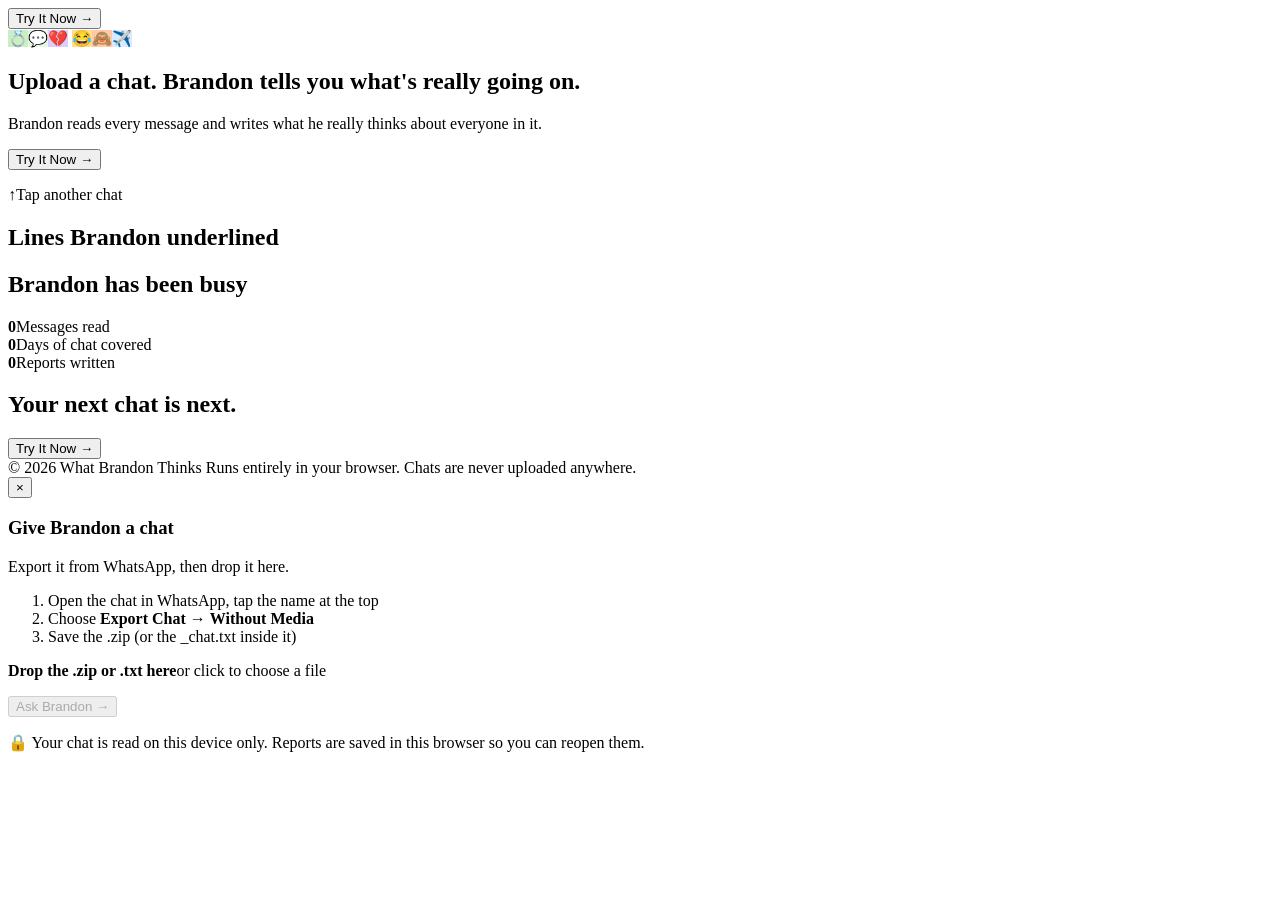
<file: src/template.html>
<!doctype html>
<html lang="en">
<head>
<meta charset="utf-8">
<meta name="viewport" content="width=device-width, initial-scale=1">
<meta name="robots" content="noindex, nofollow">
<title>What Brandon Thinks</title>
<link rel="preconnect" href="https://fonts.googleapis.com">
<link rel="preconnect" href="https://fonts.gstatic.com" crossorigin>
<link href="https://fonts.googleapis.com/css2?family=EB+Garamond:wght@400;500&family=Geist:wght@400;500;600&display=swap" rel="stylesheet">
<style>/*STYLES*/</style>
</head>
<body>
<nav class="nav"><div class="wrap">
  <a href="#/" aria-label="Home"><span class="logo av"></span></a>
  <button class="pill" data-try>Try It Now <span aria-hidden="true">→</span></button>
</div></nav>

<main class="home">
  <section class="hero">
    <div class="cluster" aria-hidden="true">
      <span style="background:#c9f0c4">💍</span><span style="background:#e8f7e4">💬</span><span style="background:#d9d0ff">💔</span>
      <span class="av" style="background:#5b95f2"></span>
      <span style="background:#ffe08a">😂</span><span style="background:#ffc9a8">🙈</span><span style="background:#dbe9ff">✈️</span>
    </div>
    <h1 class="hl">Upload a chat. Brandon tells you what's really going on.</h1>
    <p class="sub">Brandon reads every message and writes what he really thinks about everyone in it.</p>
    <button class="cta" data-try>Try It Now <span aria-hidden="true">→</span></button>
    <div class="rows" id="rows"></div>

    <div class="stage" id="stage">
      <div class="bars"><span><b></b></span><span><b></b></span><span><b></b></span><span><b></b></span></div>
      <div class="screen" id="screen">
        <div class="panel scan"><div class="count" id="scanCount"></div><div class="feed" id="feed"></div>
          <div class="scanner"><span class="logo av"></span></div></div>
        <div class="panel" id="pStats"></div>
        <div class="panel" id="pOutline"></div>
        <div class="panel" id="pVerdict"></div>
      </div>
      <p class="tapnote"><span>↑</span>Tap another chat</p>
    </div>
  </section>

  <section class="sec wrap">
    <h2>Lines Brandon underlined</h2>
    <p class="lede" id="quotesFor"></p>
    <div class="quotes" id="quotes"></div>
  </section>

  <section class="sec wrap">
    <h2>Brandon has been busy</h2>
    <div class="counters">
      <div><strong id="cMsgs">0</strong><span>Messages read</span></div>
      <div><strong id="cDays">0</strong><span>Days of chat covered</span></div>
      <div><strong id="cReps">0</strong><span>Reports written</span></div>
    </div>
  </section>

  <section class="final">
    <h2 class="hl">Your next chat is next.</h2>
    <button class="cta" data-try>Try It Now <span aria-hidden="true">→</span></button>
  </section>
</main>

<main class="report"><article class="art" id="art"></article></main>

<footer class="foot"><div class="wrap">
  <span>© 2026 What Brandon Thinks</span>
  <span>Runs entirely in your browser. Chats are never uploaded anywhere.</span>
</div></footer>

<div class="modal" id="modal" role="dialog" aria-modal="true" aria-labelledby="mTitle">
  <div class="sheet">
    <button class="close" id="x" aria-label="Close">×</button>
    <div id="form">
      <h3 id="mTitle">Give Brandon a chat</h3>
      <p class="muted">Export it from WhatsApp, then drop it here.</p>
      <ol class="steps">
        <li>Open the chat in WhatsApp, tap the name at the top</li>
        <li>Choose <b>Export Chat</b> → <b>Without Media</b></li>
        <li>Save the .zip (or the _chat.txt inside it)</li>
      </ol>
      <label class="drop" id="drop">
        <strong>Drop the .zip or .txt here</strong><span>or click to choose a file</span><span id="fileName" style="color:var(--blue-d)"></span>
        <input type="file" id="file" accept=".zip,.txt,text/plain,application/zip" hidden>
      </label>
      <div id="who" hidden>
        <div class="row2">
          <label class="field">Chat name<input id="label" maxlength="40"></label>
          <label class="field">They are your…<select id="tag"><option>Partner</option><option>Friend</option><option>Family</option><option>Group</option><option>Crush</option><option>Ex</option><option>Coworker</option></select></label>
        </div>
        <label class="field">Which one is you?<select id="me"></select></label>
      </div>
      <p class="err" id="err" role="alert"></p>
      <button class="go" id="gen" disabled>Ask Brandon →</button>
      <p class="priv">🔒 Your chat is read on this device only. Reports are saved in this browser so you can reopen them.</p>
    </div>
    <div class="reading-anim" id="reading" hidden><span class="logo av"></span><b id="readingCount"></b><p class="muted">Brandon is reading between the lines.</p></div>
  </div>
</div>

<script>window.PRELOADED = /*DATA*/;</script>
<script>/*ANALYZER*/</script>
<script>/*WRITER*/</script>
<script>/*APP*/</script>
</body>
</html>
</file>
